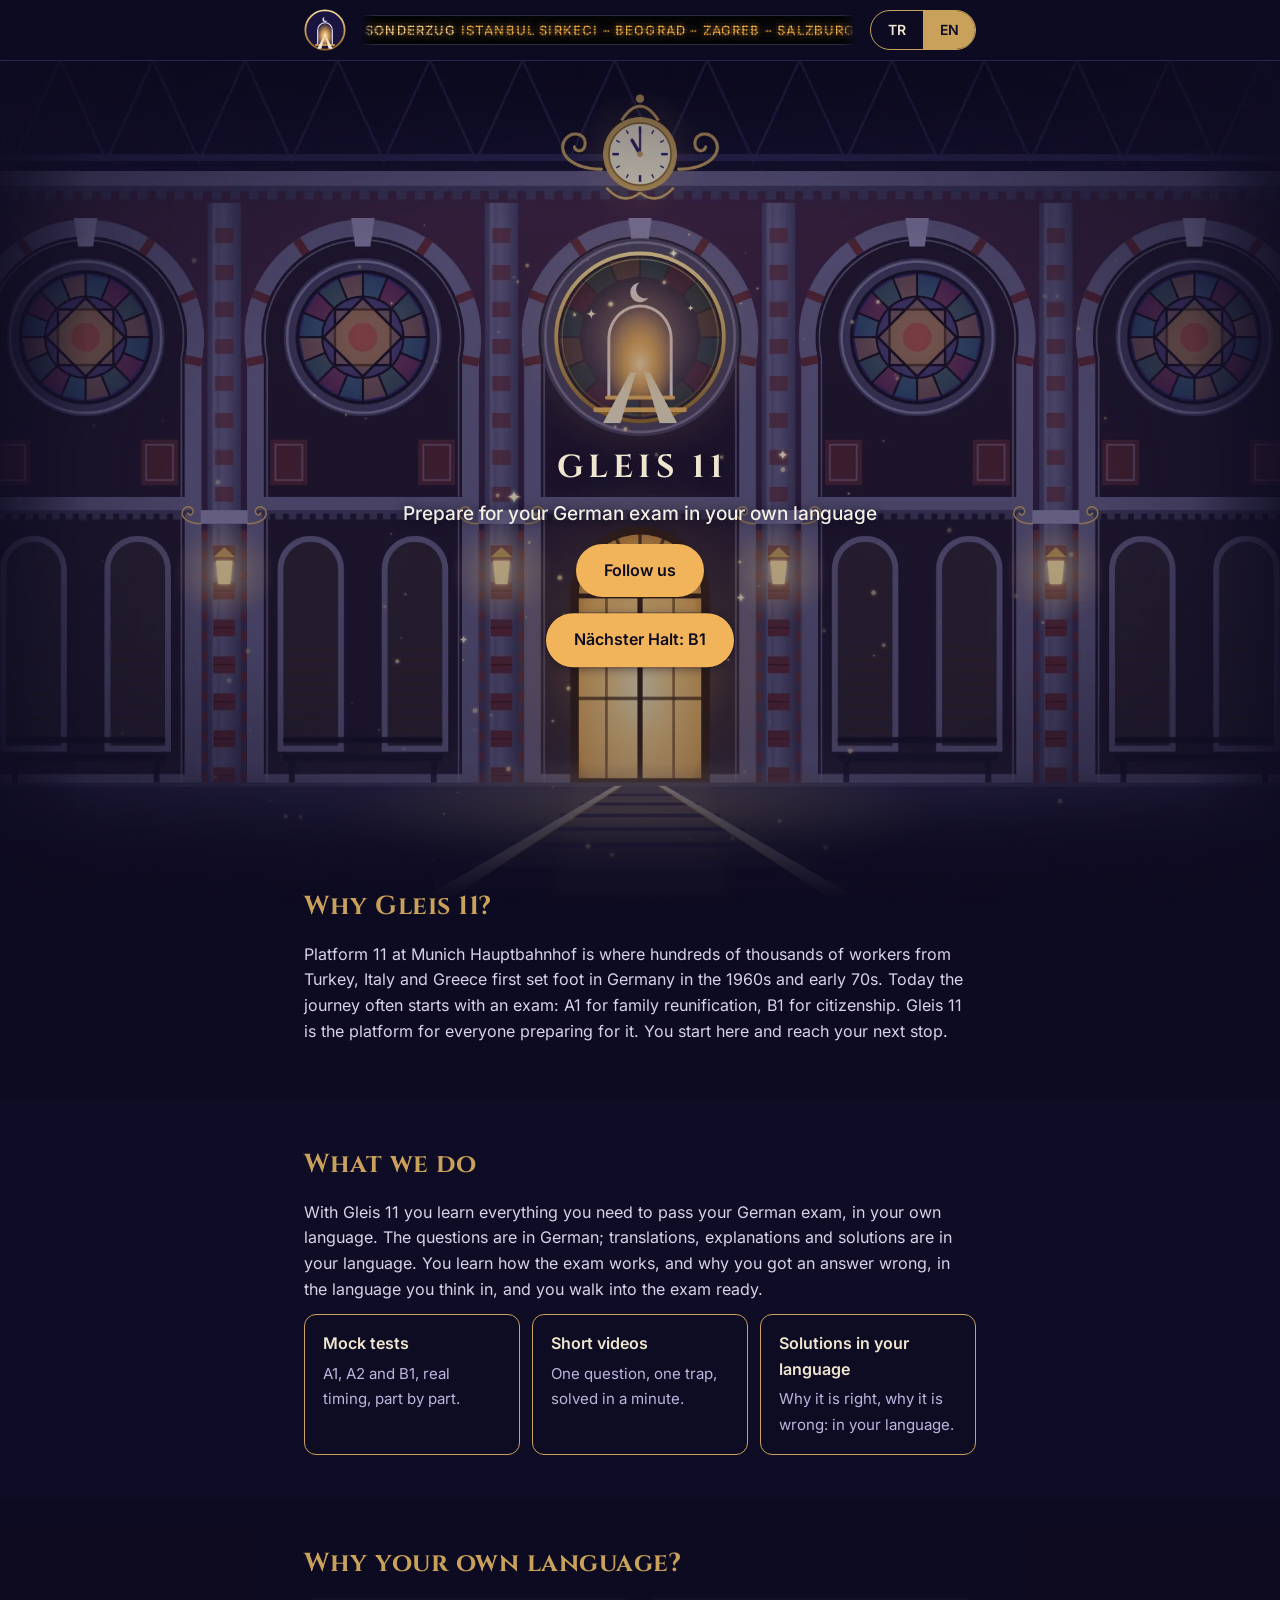
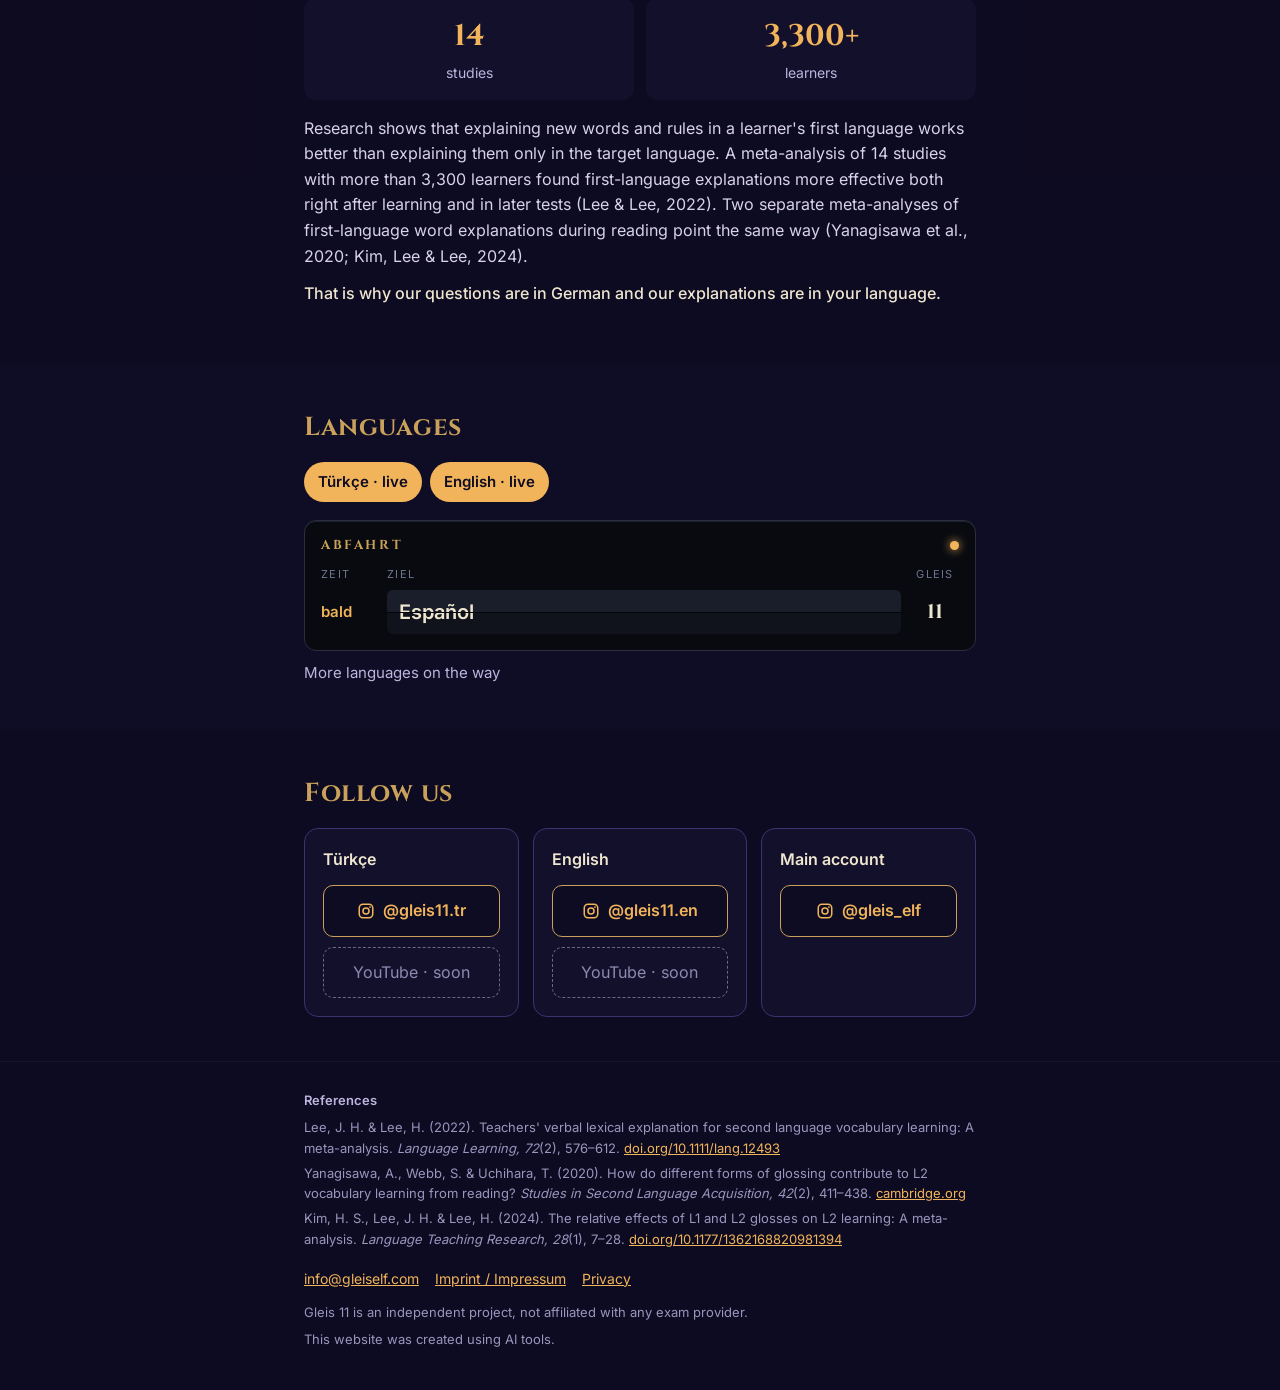
<file: index.html>
<!doctype html>
<html lang="tr" data-lang="tr">
<head>
<meta charset="utf-8">
<meta name="viewport" content="width=device-width, initial-scale=1">
<title>Gleis 11 · Almanca sınavlarına kendi dilinde hazırlan</title>
<meta name="description" content="Almanca sınavını geçmek için deneme soruları ve kısa videolar. Sorular Almanca; çeviriler, açıklamalar ve çözümler senin dilinde. / Mock questions and short videos to pass your German exam, explained in your own language.">
<meta property="og:title" content="Gleis 11 · Nächster Halt: B1">
<meta property="og:description" content="Almanca sınavlarına kendi dilinde hazırlan. · Prepare for your German exam in your own language.">
<meta property="og:image" content="https://gleiself.com/og.png">
<meta property="og:url" content="https://gleiself.com/">
<meta name="theme-color" content="#0E0C22">
<link rel="icon" href="favicon.svg" type="image/svg+xml">
<link rel="stylesheet" href="style.css">
<script>
(function(){
  var l='tr';
  try{
    var q=new URLSearchParams(location.search).get('lang');
    var s=null; try{s=localStorage.getItem('gleis11-lang')}catch(e){}
    if(q==='tr'||q==='en'){l=q}else if(s==='tr'||s==='en'){l=s}else{l=(navigator.language||'').toLowerCase().indexOf('tr')===0?'tr':'en'}
  }catch(e){}
  document.documentElement.setAttribute('data-lang',l);
  document.documentElement.setAttribute('lang',l);
})();
</script>
</head>
<body>
<div class="bgfix" aria-hidden="true"></div>

<header class="bar">
<div class="wrap">
<a class="brand" href="#top" aria-label="Gleis 11">
<svg width="42" height="42" viewBox="8 12 184 184" aria-hidden="true">
<defs>
<linearGradient id="hg" x1="0" y1="0" x2="0" y2="1"><stop offset="0" stop-color="#F3DA98"/><stop offset=".5" stop-color="#C9A15A"/><stop offset="1" stop-color="#8E6421"/></linearGradient>
<radialGradient id="hd" cx="50%" cy="62%" r="60%"><stop offset="0" stop-color="#FFF4DA"/><stop offset=".4" stop-color="#F2B45A" stop-opacity=".85"/><stop offset="1" stop-color="#F2B45A" stop-opacity=".05"/></radialGradient>
<mask id="hc"><rect width="200" height="200" fill="#000"/><circle cx="100" cy="58" r="11" fill="#fff"/><circle cx="105" cy="55" r="10" fill="#000"/></mask>
</defs>
<circle cx="100" cy="104" r="86" fill="#1A1440" stroke="url(#hg)" stroke-width="8"/>
<rect width="200" height="200" fill="#E6E1F5" mask="url(#hc)"/>
<path d="M68 166 L68 106 A32 34 0 0 1 132 106 L132 166" fill="url(#hd)" stroke="#E6E1F5" stroke-width="5"/>
<rect x="56" y="166" width="88" height="7" rx="3" fill="#F2B45A"/>
<polygon points="66,186 84,186 96,140 90,140" fill="#EFE6D0"/>
<polygon points="116,186 134,186 110,140 104,140" fill="#EFE6D0"/>
</svg>
</a>
<a class="ticker" href="#neden" lang="de" aria-label="Sonderzüge nach München Hbf, Gleis 11: Istanbul Sirkeci, Verona, Thessaloníki, Athína, Zagreb, Beograd, Ljubljana">
<span class="tk-track" aria-hidden="true"><span class="tk-run"><span class="tk-i"><b>SONDERZUG</b> ISTANBUL SIRKECI – BEOGRAD – ZAGREB – SALZBURG <i>→</i> MÜNCHEN HBF · GLEIS 11 · AB 1961</span><span class="tk-s">◆</span><span class="tk-i"><b>SONDERZUG</b> VERONA (PUGLIA · SICILIA · SARDEGNA) – BRENNER <i>→</i> MÜNCHEN HBF · GLEIS 11 · AB 1955</span><span class="tk-s">◆</span><span class="tk-i"><b>SONDERZUG</b> THESSALONÍKI (MAKEDONÍA · THRÁKI) <i>→</i> MÜNCHEN HBF · GLEIS 11 · AB 1960</span><span class="tk-s">◆</span><span class="tk-i"><b>SONDERZUG</b> ATHÍNA <i>→</i> MÜNCHEN HBF · GLEIS 11 · AB 1960</span><span class="tk-s">◆</span><span class="tk-i"><b>SONDERZUG</b> ZAGREB <i>→</i> MÜNCHEN HBF · GLEIS 11 · AB 1968</span><span class="tk-s">◆</span><span class="tk-i"><b>SONDERZUG</b> BEOGRAD <i>→</i> MÜNCHEN HBF · GLEIS 11 · AB 1968</span><span class="tk-s">◆</span><span class="tk-i"><b>SONDERZUG</b> LJUBLJANA <i>→</i> MÜNCHEN HBF · GLEIS 11 · AB 1968</span><span class="tk-s">◆</span></span><span class="tk-run"><span class="tk-i"><b>SONDERZUG</b> ISTANBUL SIRKECI – BEOGRAD – ZAGREB – SALZBURG <i>→</i> MÜNCHEN HBF · GLEIS 11 · AB 1961</span><span class="tk-s">◆</span><span class="tk-i"><b>SONDERZUG</b> VERONA (PUGLIA · SICILIA · SARDEGNA) – BRENNER <i>→</i> MÜNCHEN HBF · GLEIS 11 · AB 1955</span><span class="tk-s">◆</span><span class="tk-i"><b>SONDERZUG</b> THESSALONÍKI (MAKEDONÍA · THRÁKI) <i>→</i> MÜNCHEN HBF · GLEIS 11 · AB 1960</span><span class="tk-s">◆</span><span class="tk-i"><b>SONDERZUG</b> ATHÍNA <i>→</i> MÜNCHEN HBF · GLEIS 11 · AB 1960</span><span class="tk-s">◆</span><span class="tk-i"><b>SONDERZUG</b> ZAGREB <i>→</i> MÜNCHEN HBF · GLEIS 11 · AB 1968</span><span class="tk-s">◆</span><span class="tk-i"><b>SONDERZUG</b> BEOGRAD <i>→</i> MÜNCHEN HBF · GLEIS 11 · AB 1968</span><span class="tk-s">◆</span><span class="tk-i"><b>SONDERZUG</b> LJUBLJANA <i>→</i> MÜNCHEN HBF · GLEIS 11 · AB 1968</span><span class="tk-s">◆</span></span></span>
</a>
<div class="lang" role="group" aria-label="Dil / Language">
<button type="button" data-set="tr" aria-pressed="true">TR</button>
<button type="button" data-set="en" aria-pressed="false">EN</button>
</div>
</div>
</header>

<main id="top">

<div class="hero">
<h1>GLEIS 11</h1>
<p class="lead"><span class="tr">Almanca sınavlarına kendi dilinde hazırlan</span><span class="en">Prepare for your German exam in your own language</span></p>
<a class="btn" href="#follow"><span class="tr">Bizi takip et</span><span class="en">Follow us</span></a>
<a class="halt" href="https://www.instagram.com/gleis_elf/" rel="noopener" lang="de" aria-label="Nächster Halt: B1 · Instagram @gleis_elf">Nächster Halt: B1</a>
</div>

<section id="neden">
<div class="wrap">
<h2><span class="tr">Neden <span lang="de">Gleis</span> 11?</span><span class="en">Why Gleis 11?</span></h2>
<p class="tr">Münih Hauptbahnhof'taki 11. peron, 1960'larda ve 70'lerin başında Türkiye'den, İtalya'dan ve Yunanistan'dan gelen yüz binlerce işçinin Almanya'ya ilk adım attığı yerdi. Bugün bu yolculuk çoğu zaman bir sınavla başlıyor: aile birleşimi için A1, vatandaşlık için B1. Gleis 11 bu sınava hazırlananların peronu. Buradan yola çıkıyor, bir sonraki durağına varıyorsun.</p>
<p class="en">Platform 11 at Munich Hauptbahnhof is where hundreds of thousands of workers from Turkey, Italy and Greece first set foot in Germany in the 1960s and early 70s. Today the journey often starts with an exam: A1 for family reunification, B1 for citizenship. Gleis 11 is the platform for everyone preparing for it. You start here and reach your next stop.</p>
</div>
</section>

<section class="alt">
<div class="wrap">
<h2><span class="tr">Ne yapıyoruz?</span><span class="en">What we do</span></h2>
<p class="tr">Gleis 11 ile çalışan, Almanca sınavını geçmek için gereken her şeyi kendi dilinde öğrenir. Sorular Almanca; çeviriler, açıklamalar ve çözümler senin dilinde. Böylece sınavın nasıl işlediğini de, nerede neden hata yaptığını da kendi dilinde anlıyor ve sınava hazır giriyorsun.</p>
<p class="en">With Gleis 11 you learn everything you need to pass your German exam, in your own language. The questions are in German; translations, explanations and solutions are in your language. You learn how the exam works, and why you got an answer wrong, in the language you think in, and you walk into the exam ready.</p>
<div class="cards">
<div class="card"><b class="tr">Deneme sınavları</b><b class="en">Mock tests</b><span class="tr">A1, A2 ve B1, gerçek süreyle, Teil Teil.</span><span class="en">A1, A2 and B1, real timing, part by part.</span></div>
<div class="card"><b class="tr">Kısa videolar</b><b class="en">Short videos</b><span class="tr">Tek soru, tek tuzak, bir dakikada çözüm.</span><span class="en">One question, one trap, solved in a minute.</span></div>
<div class="card"><b class="tr">Kendi dilinde çözüm</b><b class="en">Solutions in your language</b><span class="tr">Neden doğru, neden yanlış: senin dilinde.</span><span class="en">Why it is right, why it is wrong: in your language.</span></div>
</div>
</div>
</section>

<section>
<div class="wrap">
<h2><span class="tr">Neden kendi dilinde?</span><span class="en">Why your own language?</span></h2>
<div class="stats">
<div class="stat"><b>14</b><span class="tr">çalışma</span><span class="en">studies</span></div>
<div class="stat"><b><span class="tr">3.300+</span><span class="en">3,300+</span></b><span class="tr">öğrenci</span><span class="en">learners</span></div>
</div>
<p class="tr">Araştırmalar, yeni kelimelerin ve kuralların öğrencinin ana dilinde açıklanmasının, yalnızca hedef dilde açıklanmasından daha etkili olduğunu gösteriyor. 14 çalışmayı ve 3.300'den fazla öğrenciyi kapsayan bir meta-analizde, ana dildeki açıklamalar hem hemen ardından hem de bir süre sonra yapılan testlerde daha iyi sonuç verdi (Lee &amp; Lee, 2022). Okurken ana dilde verilen kelime açıklamalarını inceleyen iki ayrı meta-analiz de aynı yönde sonuç buldu (Yanagisawa ve ark., 2020; Kim, Lee &amp; Lee, 2024).</p>
<p class="en">Research shows that explaining new words and rules in a learner's first language works better than explaining them only in the target language. A meta-analysis of 14 studies with more than 3,300 learners found first-language explanations more effective both right after learning and in later tests (Lee &amp; Lee, 2022). Two separate meta-analyses of first-language word explanations during reading point the same way (Yanagisawa et al., 2020; Kim, Lee &amp; Lee, 2024).</p>
<p style="color:var(--parch);font-weight:500"><span class="tr">Bu yüzden sorularımız Almanca, açıklamalarımız senin dilinde.</span><span class="en">That is why our questions are in German and our explanations are in your language.</span></p>
</div>
</section>

<section class="alt">
<div class="wrap">
<h2><span class="tr">Diller</span><span class="en">Languages</span></h2>
<div class="chips">
<span class="chip">Türkçe · <span class="tr">yayında</span><span class="en">live</span></span>
<span class="chip">English · <span class="tr">yayında</span><span class="en">live</span></span>
</div>
<div class="board" lang="de">
<div class="board-head"><span>Abfahrt</span><span class="lampdot" aria-hidden="true"></span></div>
<div class="board-cols" aria-hidden="true"><span>Zeit</span><span>Ziel</span><span>Gleis</span></div>
<div class="board-row" aria-hidden="true"><span class="when">bald</span><span class="flap"><span class="word">Español</span></span><span class="gl">11</span></div>
<p class="sr"><span class="tr" lang="tr">Yakında gelecek diller:</span><span class="en" lang="en">Languages coming soon:</span> Español, Ελληνικά, العربية, Русский, Українська, Português, Kurdî, हिन्दी, 中文, 日本語, 한국어, ไทย</p>
</div>
<p class="board-cap"><span class="tr">Diğer diller yolda</span><span class="en">More languages on the way</span></p>
</div>
</section>

<section id="follow">
<div class="wrap">
<h2><span class="tr">Bizi takip et</span><span class="en">Follow us</span></h2>
<div class="follow">
<div class="fcard"><b>Türkçe</b><div class="row"><a href="https://www.instagram.com/gleis11.tr/" rel="noopener" aria-label="Instagram @gleis11.tr"><svg class="ig" viewBox="0 0 24 24" width="18" height="18" aria-hidden="true"><rect x="3" y="3" width="18" height="18" rx="5" fill="none" stroke="currentColor" stroke-width="2"/><circle cx="12" cy="12" r="4" fill="none" stroke="currentColor" stroke-width="2"/><circle cx="17.3" cy="6.7" r="1.2" fill="currentColor"/></svg>@gleis11.tr</a><span class="off">YouTube&nbsp;·&nbsp;<span class="tr">yakında</span><span class="en">soon</span></span></div></div>
<div class="fcard"><b>English</b><div class="row"><a href="https://www.instagram.com/gleis11.en/" rel="noopener" aria-label="Instagram @gleis11.en"><svg class="ig" viewBox="0 0 24 24" width="18" height="18" aria-hidden="true"><rect x="3" y="3" width="18" height="18" rx="5" fill="none" stroke="currentColor" stroke-width="2"/><circle cx="12" cy="12" r="4" fill="none" stroke="currentColor" stroke-width="2"/><circle cx="17.3" cy="6.7" r="1.2" fill="currentColor"/></svg>@gleis11.en</a><span class="off">YouTube&nbsp;·&nbsp;<span class="tr">yakında</span><span class="en">soon</span></span></div></div>
<div class="fcard"><b><span class="tr">Ana hesap</span><span class="en">Main account</span></b><div class="row"><a href="https://www.instagram.com/gleis_elf/" rel="noopener" aria-label="Instagram @gleis_elf"><svg class="ig" viewBox="0 0 24 24" width="18" height="18" aria-hidden="true"><rect x="3" y="3" width="18" height="18" rx="5" fill="none" stroke="currentColor" stroke-width="2"/><circle cx="12" cy="12" r="4" fill="none" stroke="currentColor" stroke-width="2"/><circle cx="17.3" cy="6.7" r="1.2" fill="currentColor"/></svg>@gleis_elf</a></div></div>
</div>
</div>
</section>

</main>

<footer>
<div class="wrap">
<div class="refs">
<b><span class="tr">Kaynaklar</span><span class="en">References</span></b>
<div>Lee, J. H. &amp; Lee, H. (2022). Teachers' verbal lexical explanation for second language vocabulary learning: A meta-analysis. <i>Language Learning, 72</i>(2), 576–612. <a href="https://doi.org/10.1111/lang.12493" rel="noopener">doi.org/10.1111/lang.12493</a></div>
<div>Yanagisawa, A., Webb, S. &amp; Uchihara, T. (2020). How do different forms of glossing contribute to L2 vocabulary learning from reading? <i>Studies in Second Language Acquisition, 42</i>(2), 411–438. <a href="https://www.cambridge.org/core/journals/studies-in-second-language-acquisition/article/how-do-different-forms-of-glossing-contribute-to-l2-vocabulary-learning-from-reading/38124150D59DF3039EE1FF5AE88FE922" rel="noopener">cambridge.org</a></div>
<div>Kim, H. S., Lee, J. H. &amp; Lee, H. (2024). The relative effects of L1 and L2 glosses on L2 learning: A meta-analysis. <i>Language Teaching Research, 28</i>(1), 7–28. <a href="https://doi.org/10.1177/1362168820981394" rel="noopener">doi.org/10.1177/1362168820981394</a></div>
</div>
<div class="links">
<a href="mailto:info@gleiself.com">info@gleiself.com</a>
<a href="impressum.html"><span class="tr">Künye / Impressum</span><span class="en">Imprint / Impressum</span></a>
<a href="impressum.html#gizlilik"><span class="tr">Gizlilik</span><span class="en">Privacy</span></a>
</div>
<div class="tr">Gleis 11 bağımsız bir projedir; hiçbir sınav kurumuyla bağlantısı yoktur.</div>
<div class="en">Gleis 11 is an independent project, not affiliated with any exam provider.</div>
<div class="tr ai">Bu site yapay zekâ araçları kullanılarak oluşturuldu.</div>
<div class="en ai">This website was created using AI tools.</div>
</div>
</footer>

<script>
(function(){
  var btns=document.querySelectorAll('.lang button');
  function set(l){
    document.documentElement.setAttribute('data-lang',l);
    document.documentElement.setAttribute('lang',l);
    for(var i=0;i<btns.length;i++){btns[i].setAttribute('aria-pressed',btns[i].getAttribute('data-set')===l?'true':'false')}
    try{localStorage.setItem('gleis11-lang',l)}catch(e){}
  }
  for(var i=0;i<btns.length;i++){btns[i].addEventListener('click',function(){set(this.getAttribute('data-set'))})}
  set(document.documentElement.getAttribute('data-lang'));
})();
(function(){
  /* "Nächster Halt" sits a fixed 16px under the Follow button on every screen */
  var b=document.querySelector('.hero .btn'), h=document.querySelector('.hero .halt'), hero=document.querySelector('.hero');
  if(!b||!h||!hero)return;
  function fit(){
    h.style.top=''; hero.style.minHeight='';
    var br=b.getBoundingClientRect(), hr=h.getBoundingClientRect(), top=hero.getBoundingClientRect().top, gap=16;
    h.style.top=(br.bottom+gap-top+hr.height/2)+'px'; hr=h.getBoundingClientRect();
    var need=hr.bottom-top+28; if(hero.offsetHeight<need)hero.style.minHeight=need+'px';
  }
  fit();
  window.addEventListener('resize',fit);
  var lb=document.querySelectorAll('.lang button');for(var i=0;i<lb.length;i++)lb[i].addEventListener('click',fit);
  try{document.fonts.ready.then(fit)}catch(e){}
})();
(function(){
  var langs=['Español','Ελληνικά','العربية','Русский','Українська','Português','Kurdî','हिन्दी','中文','日本語','한국어','ไทย'];
  var w=document.querySelector('.flap .word'); if(!w)return;
  var calm=false; try{calm=window.matchMedia('(prefers-reduced-motion: reduce)').matches}catch(e){}
  var i=0;
  setInterval(function(){
    i=(i+1)%langs.length;
    if(calm){w.textContent=langs[i];return}
    w.classList.add('out');
    setTimeout(function(){w.textContent=langs[i];w.classList.remove('out');w.classList.add('in');
      setTimeout(function(){w.classList.remove('in')},180)},180);
  },2200);
})();
</script>
</body>
</html>
</file>
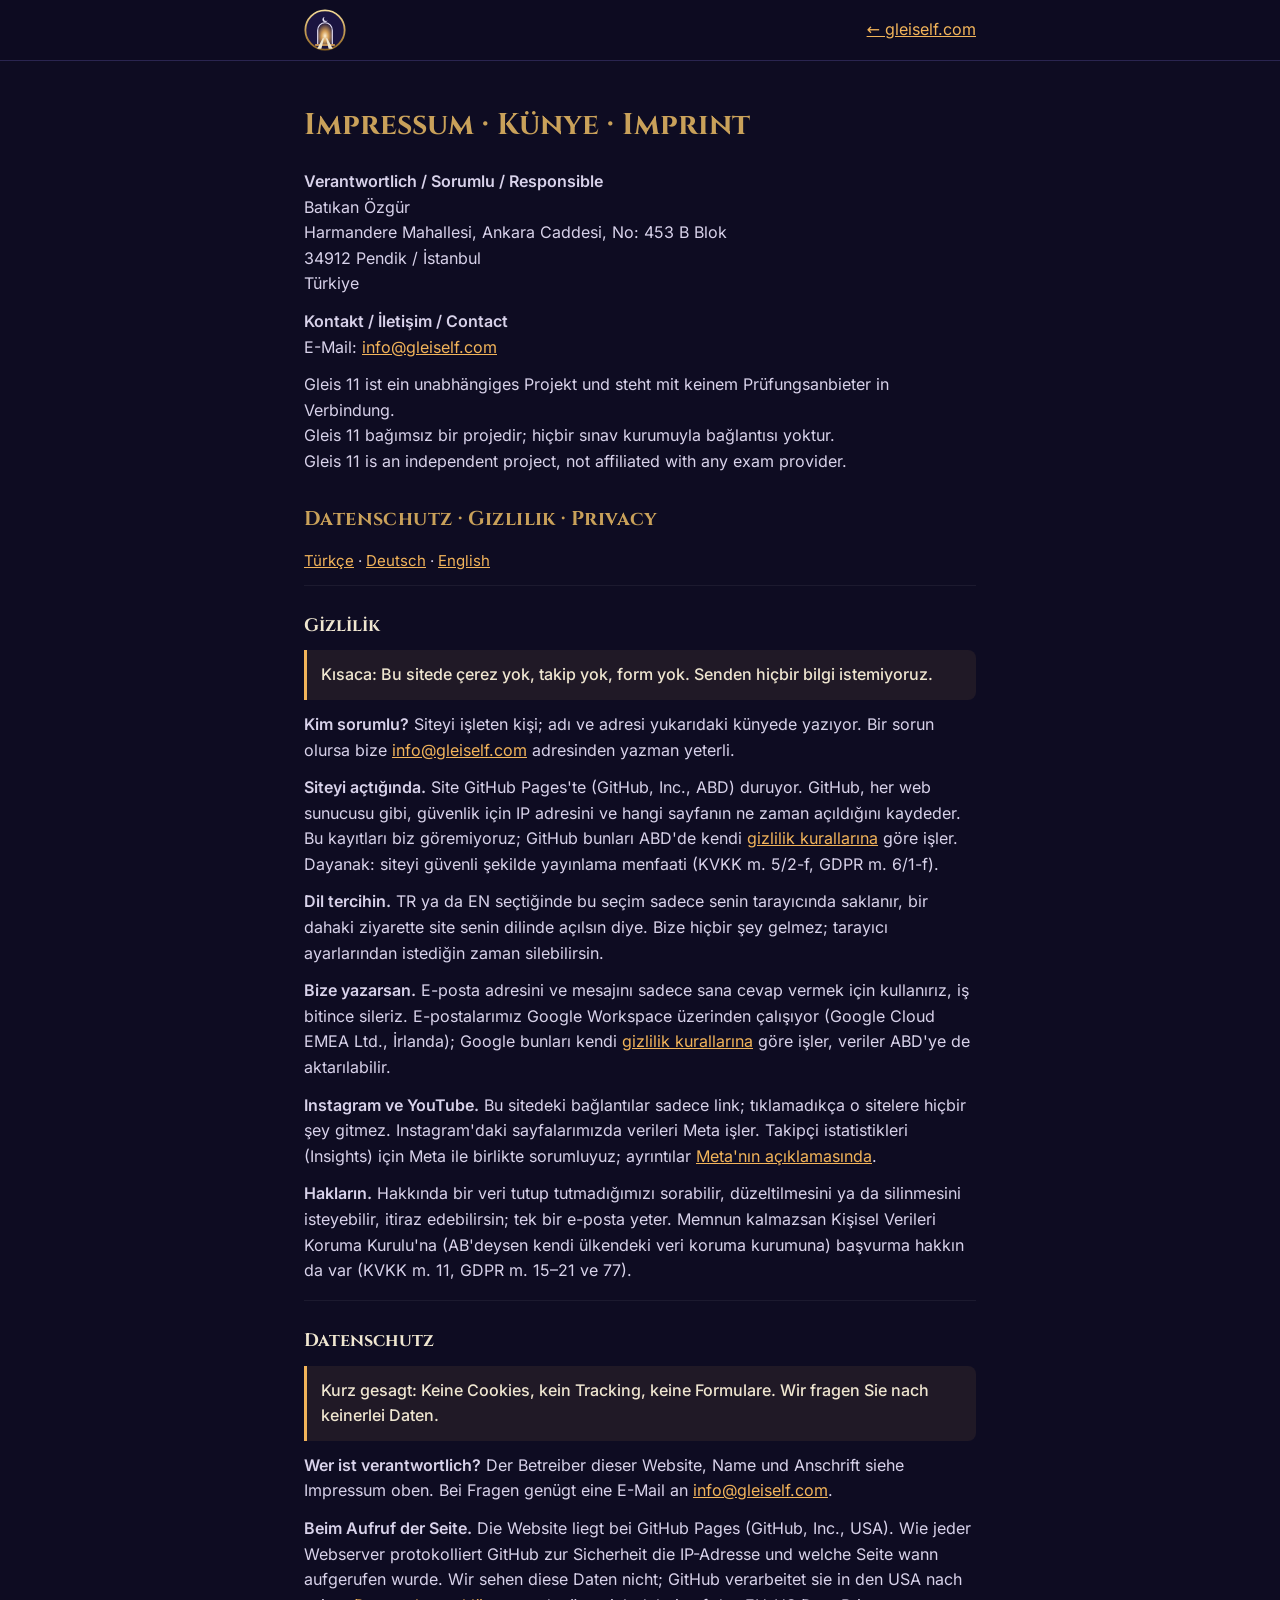
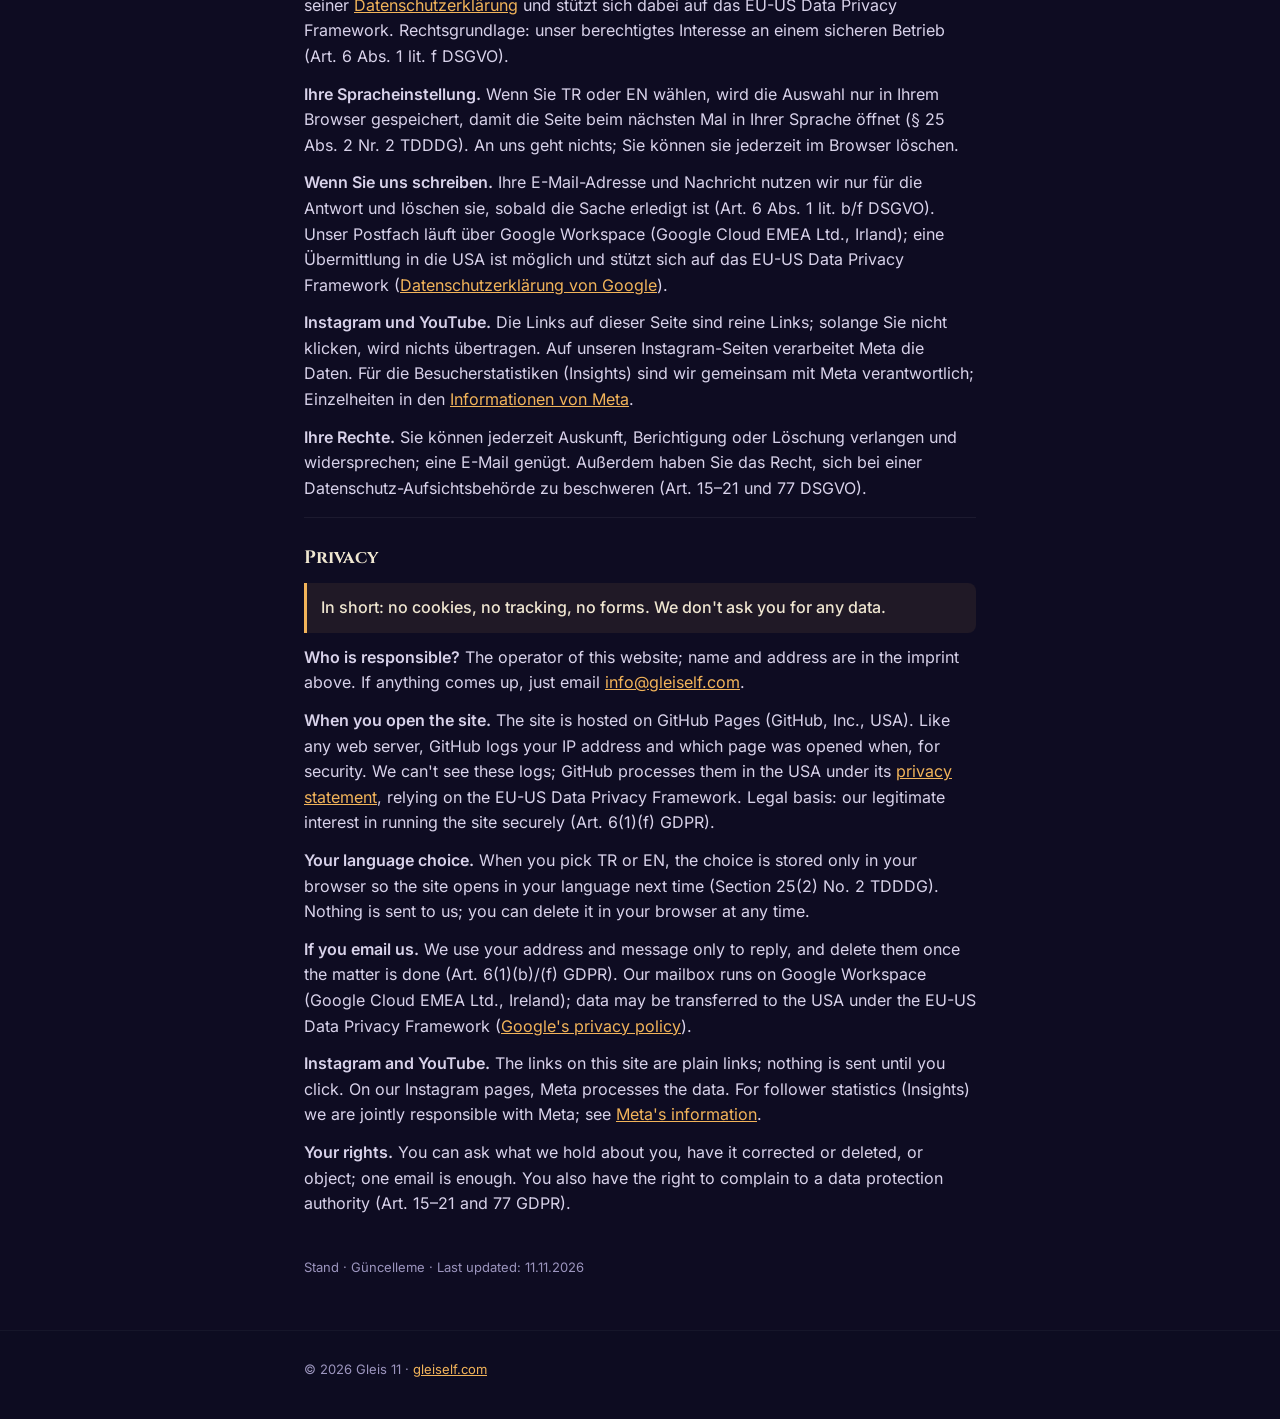
<file: impressum.html>
<!doctype html>
<html lang="de">
<head>
<meta charset="utf-8">
<meta name="viewport" content="width=device-width, initial-scale=1">
<title>Impressum · Künye · Gleis 11</title>
<meta name="robots" content="noindex">
<link rel="icon" href="favicon.svg" type="image/svg+xml">
<link rel="stylesheet" href="style.css">
</head>
<body class="legal">
<header class="bar">
<div class="wrap">
<a class="brand" href="index.html" aria-label="Gleis 11">
<svg width="42" height="42" viewBox="8 12 184 184" aria-hidden="true">
<defs>
<linearGradient id="hg" x1="0" y1="0" x2="0" y2="1"><stop offset="0" stop-color="#F3DA98"/><stop offset=".5" stop-color="#C9A15A"/><stop offset="1" stop-color="#8E6421"/></linearGradient>
<radialGradient id="hd" cx="50%" cy="62%" r="60%"><stop offset="0" stop-color="#FFF4DA"/><stop offset=".4" stop-color="#F2B45A" stop-opacity=".85"/><stop offset="1" stop-color="#F2B45A" stop-opacity=".05"/></radialGradient>
<mask id="hc"><rect width="200" height="200" fill="#000"/><circle cx="100" cy="58" r="11" fill="#fff"/><circle cx="105" cy="55" r="10" fill="#000"/></mask>
</defs>
<circle cx="100" cy="104" r="86" fill="#1A1440" stroke="url(#hg)" stroke-width="8"/>
<rect width="200" height="200" fill="#E6E1F5" mask="url(#hc)"/>
<path d="M68 166 L68 106 A32 34 0 0 1 132 106 L132 166" fill="url(#hd)" stroke="#E6E1F5" stroke-width="5"/>
<rect x="56" y="166" width="88" height="7" rx="3" fill="#F2B45A"/>
<polygon points="66,186 84,186 96,140 90,140" fill="#EFE6D0"/>
<polygon points="116,186 134,186 110,140 104,140" fill="#EFE6D0"/>
</svg>
</a>
<a href="index.html">← gleiself.com</a>
</div>
</header>
<main class="wrap">
<h1>Impressum · Künye · Imprint</h1>

<p><b>Verantwortlich / Sorumlu / Responsible</b><br>
Batıkan Özgür<br>
Harmandere Mahallesi, Ankara Caddesi, No: 453 B Blok<br>
34912 Pendik / İstanbul<br>
Türkiye</p>

<p><b>Kontakt / İletişim / Contact</b><br>
E-Mail: <a href="mailto:info@gleiself.com">info@gleiself.com</a></p>

<p>Gleis 11 ist ein unabhängiges Projekt und steht mit keinem Prüfungsanbieter in Verbindung.<br>
Gleis 11 bağımsız bir projedir; hiçbir sınav kurumuyla bağlantısı yoktur.<br>
Gleis 11 is an independent project, not affiliated with any exam provider.</p>

<h2 id="gizlilik">Datenschutz · Gizlilik · Privacy</h2>
<p class="langnav"><a href="#tr">Türkçe</a> · <a href="#de">Deutsch</a> · <a href="#en">English</a></p>

<section id="tr" lang="tr">
<h3>Gizlilik</h3>
<p class="tldr">Kısaca: Bu sitede çerez yok, takip yok, form yok. Senden hiçbir bilgi istemiyoruz.</p>
<p><b>Kim sorumlu?</b> Siteyi işleten kişi; adı ve adresi yukarıdaki künyede yazıyor. Bir sorun olursa bize <a href="mailto:info@gleiself.com">info@gleiself.com</a> adresinden yazman yeterli.</p>
<p><b>Siteyi açtığında.</b> Site GitHub Pages'te (GitHub, Inc., ABD) duruyor. GitHub, her web sunucusu gibi, güvenlik için IP adresini ve hangi sayfanın ne zaman açıldığını kaydeder. Bu kayıtları biz göremiyoruz; GitHub bunları ABD'de kendi <a href="https://docs.github.com/tr/site-policy/privacy-policies/github-general-privacy-statement" rel="noopener">gizlilik kurallarına</a> göre işler. Dayanak: siteyi güvenli şekilde yayınlama menfaati (KVKK m. 5/2-f, GDPR m. 6/1-f).</p>
<p><b>Dil tercihin.</b> TR ya da EN seçtiğinde bu seçim sadece senin tarayıcında saklanır, bir dahaki ziyarette site senin dilinde açılsın diye. Bize hiçbir şey gelmez; tarayıcı ayarlarından istediğin zaman silebilirsin.</p>
<p><b>Bize yazarsan.</b> E-posta adresini ve mesajını sadece sana cevap vermek için kullanırız, iş bitince sileriz. E-postalarımız Google Workspace üzerinden çalışıyor (Google Cloud EMEA Ltd., İrlanda); Google bunları kendi <a href="https://policies.google.com/privacy?hl=tr" rel="noopener">gizlilik kurallarına</a> göre işler, veriler ABD'ye de aktarılabilir.</p>
<p><b>Instagram ve YouTube.</b> Bu sitedeki bağlantılar sadece link; tıklamadıkça o sitelere hiçbir şey gitmez. Instagram'daki sayfalarımızda verileri Meta işler. Takipçi istatistikleri (Insights) için Meta ile birlikte sorumluyuz; ayrıntılar <a href="https://www.facebook.com/legal/terms/information_about_page_insights_data" rel="noopener">Meta'nın açıklamasında</a>.</p>
<p><b>Hakların.</b> Hakkında bir veri tutup tutmadığımızı sorabilir, düzeltilmesini ya da silinmesini isteyebilir, itiraz edebilirsin; tek bir e-posta yeter. Memnun kalmazsan Kişisel Verileri Koruma Kurulu'na (AB'deysen kendi ülkendeki veri koruma kurumuna) başvurma hakkın da var (KVKK m. 11, GDPR m. 15–21 ve 77).</p>
</section>

<section id="de" lang="de">
<h3>Datenschutz</h3>
<p class="tldr">Kurz gesagt: Keine Cookies, kein Tracking, keine Formulare. Wir fragen Sie nach keinerlei Daten.</p>
<p><b>Wer ist verantwortlich?</b> Der Betreiber dieser Website, Name und Anschrift siehe Impressum oben. Bei Fragen genügt eine E-Mail an <a href="mailto:info@gleiself.com">info@gleiself.com</a>.</p>
<p><b>Beim Aufruf der Seite.</b> Die Website liegt bei GitHub Pages (GitHub, Inc., USA). Wie jeder Webserver protokolliert GitHub zur Sicherheit die IP-Adresse und welche Seite wann aufgerufen wurde. Wir sehen diese Daten nicht; GitHub verarbeitet sie in den USA nach seiner <a href="https://docs.github.com/de/site-policy/privacy-policies/github-general-privacy-statement" rel="noopener">Datenschutzerklärung</a> und stützt sich dabei auf das EU-US Data Privacy Framework. Rechtsgrundlage: unser berechtigtes Interesse an einem sicheren Betrieb (Art. 6 Abs. 1 lit. f DSGVO).</p>
<p><b>Ihre Spracheinstellung.</b> Wenn Sie TR oder EN wählen, wird die Auswahl nur in Ihrem Browser gespeichert, damit die Seite beim nächsten Mal in Ihrer Sprache öffnet (§ 25 Abs. 2 Nr. 2 TDDDG). An uns geht nichts; Sie können sie jederzeit im Browser löschen.</p>
<p><b>Wenn Sie uns schreiben.</b> Ihre E-Mail-Adresse und Nachricht nutzen wir nur für die Antwort und löschen sie, sobald die Sache erledigt ist (Art. 6 Abs. 1 lit. b/f DSGVO). Unser Postfach läuft über Google Workspace (Google Cloud EMEA Ltd., Irland); eine Übermittlung in die USA ist möglich und stützt sich auf das EU-US Data Privacy Framework (<a href="https://policies.google.com/privacy?hl=de" rel="noopener">Datenschutzerklärung von Google</a>).</p>
<p><b>Instagram und YouTube.</b> Die Links auf dieser Seite sind reine Links; solange Sie nicht klicken, wird nichts übertragen. Auf unseren Instagram-Seiten verarbeitet Meta die Daten. Für die Besucherstatistiken (Insights) sind wir gemeinsam mit Meta verantwortlich; Einzelheiten in den <a href="https://www.facebook.com/legal/terms/information_about_page_insights_data" rel="noopener">Informationen von Meta</a>.</p>
<p><b>Ihre Rechte.</b> Sie können jederzeit Auskunft, Berichtigung oder Löschung verlangen und widersprechen; eine E-Mail genügt. Außerdem haben Sie das Recht, sich bei einer Datenschutz-Aufsichtsbehörde zu beschweren (Art. 15–21 und 77 DSGVO).</p>
</section>

<section id="en" lang="en">
<h3>Privacy</h3>
<p class="tldr">In short: no cookies, no tracking, no forms. We don't ask you for any data.</p>
<p><b>Who is responsible?</b> The operator of this website; name and address are in the imprint above. If anything comes up, just email <a href="mailto:info@gleiself.com">info@gleiself.com</a>.</p>
<p><b>When you open the site.</b> The site is hosted on GitHub Pages (GitHub, Inc., USA). Like any web server, GitHub logs your IP address and which page was opened when, for security. We can't see these logs; GitHub processes them in the USA under its <a href="https://docs.github.com/en/site-policy/privacy-policies/github-general-privacy-statement" rel="noopener">privacy statement</a>, relying on the EU-US Data Privacy Framework. Legal basis: our legitimate interest in running the site securely (Art. 6(1)(f) GDPR).</p>
<p><b>Your language choice.</b> When you pick TR or EN, the choice is stored only in your browser so the site opens in your language next time (Section 25(2) No. 2 TDDDG). Nothing is sent to us; you can delete it in your browser at any time.</p>
<p><b>If you email us.</b> We use your address and message only to reply, and delete them once the matter is done (Art. 6(1)(b)/(f) GDPR). Our mailbox runs on Google Workspace (Google Cloud EMEA Ltd., Ireland); data may be transferred to the USA under the EU-US Data Privacy Framework (<a href="https://policies.google.com/privacy?hl=en" rel="noopener">Google's privacy policy</a>).</p>
<p><b>Instagram and YouTube.</b> The links on this site are plain links; nothing is sent until you click. On our Instagram pages, Meta processes the data. For follower statistics (Insights) we are jointly responsible with Meta; see <a href="https://www.facebook.com/legal/terms/information_about_page_insights_data" rel="noopener">Meta's information</a>.</p>
<p><b>Your rights.</b> You can ask what we hold about you, have it corrected or deleted, or object; one email is enough. You also have the right to complain to a data protection authority (Art. 15–21 and 77 GDPR).</p>
</section>

<p class="stand">Stand · Güncelleme · Last updated: 11.11.2026</p>
</main>
<footer><div class="wrap">© 2026 Gleis 11 · <a href="index.html">gleiself.com</a></div></footer>
</body>
</html>
</file>
<file: style.css>
@font-face{font-family:'Cinzel';font-style:normal;font-weight:700;font-display:swap;src:url(fonts/cinzel-latin-700-normal.woff2) format('woff2');unicode-range:U+0000-00FF,U+0131,U+0152-0153,U+02BB-02BC,U+02C6,U+02DA,U+02DC,U+0304,U+0308,U+0329,U+2000-206F,U+20AC,U+2122,U+2191,U+2193,U+2212,U+2215,U+FEFF,U+FFFD}
@font-face{font-family:'Cinzel';font-style:normal;font-weight:700;font-display:swap;src:url(fonts/cinzel-latin-ext-700-normal.woff2) format('woff2');unicode-range:U+0100-02BA,U+02BD-02C5,U+02C7-02CC,U+02CE-02D7,U+02DD-02FF,U+0304,U+0308,U+0329,U+1D00-1DBF,U+1E00-1E9F,U+1EF2-1EFF,U+2020,U+20A0-20AB,U+20AD-20C0,U+2113,U+2C60-2C7F,U+A720-A7FF}
@font-face{font-family:'Inter';font-style:normal;font-weight:400;font-display:swap;src:url(fonts/inter-latin-400-normal.woff2) format('woff2');unicode-range:U+0000-00FF,U+0131,U+0152-0153,U+02BB-02BC,U+02C6,U+02DA,U+02DC,U+0304,U+0308,U+0329,U+2000-206F,U+20AC,U+2122,U+2191,U+2193,U+2212,U+2215,U+FEFF,U+FFFD}
@font-face{font-family:'Inter';font-style:normal;font-weight:400;font-display:swap;src:url(fonts/inter-latin-ext-400-normal.woff2) format('woff2');unicode-range:U+0100-02BA,U+02BD-02C5,U+02C7-02CC,U+02CE-02D7,U+02DD-02FF,U+0304,U+0308,U+0329,U+1D00-1DBF,U+1E00-1E9F,U+1EF2-1EFF,U+2020,U+20A0-20AB,U+20AD-20C0,U+2113,U+2C60-2C7F,U+A720-A7FF}
@font-face{font-family:'Inter';font-style:normal;font-weight:500;font-display:swap;src:url(fonts/inter-latin-500-normal.woff2) format('woff2');unicode-range:U+0000-00FF,U+0131,U+0152-0153,U+02BB-02BC,U+02C6,U+02DA,U+02DC,U+0304,U+0308,U+0329,U+2000-206F,U+20AC,U+2122,U+2191,U+2193,U+2212,U+2215,U+FEFF,U+FFFD}
@font-face{font-family:'Inter';font-style:normal;font-weight:500;font-display:swap;src:url(fonts/inter-latin-ext-500-normal.woff2) format('woff2');unicode-range:U+0100-02BA,U+02BD-02C5,U+02C7-02CC,U+02CE-02D7,U+02DD-02FF,U+0304,U+0308,U+0329,U+1D00-1DBF,U+1E00-1E9F,U+1EF2-1EFF,U+2020,U+20A0-20AB,U+20AD-20C0,U+2113,U+2C60-2C7F,U+A720-A7FF}
@font-face{font-family:'Inter';font-style:normal;font-weight:600;font-display:swap;src:url(fonts/inter-latin-600-normal.woff2) format('woff2');unicode-range:U+0000-00FF,U+0131,U+0152-0153,U+02BB-02BC,U+02C6,U+02DA,U+02DC,U+0304,U+0308,U+0329,U+2000-206F,U+20AC,U+2122,U+2191,U+2193,U+2212,U+2215,U+FEFF,U+FFFD}
@font-face{font-family:'Inter';font-style:normal;font-weight:600;font-display:swap;src:url(fonts/inter-latin-ext-600-normal.woff2) format('woff2');unicode-range:U+0100-02BA,U+02BD-02C5,U+02C7-02CC,U+02CE-02D7,U+02DD-02FF,U+0304,U+0308,U+0329,U+1D00-1DBF,U+1E00-1E9F,U+1EF2-1EFF,U+2020,U+20A0-20AB,U+20AD-20C0,U+2113,U+2C60-2C7F,U+A720-A7FF}
@font-face{font-family:'Cormorant Garamond';font-style:italic;font-weight:500;font-display:swap;src:url(fonts/cormorant-garamond-latin-500-italic.woff2) format('woff2');unicode-range:U+0000-00FF,U+0131,U+0152-0153,U+02BB-02BC,U+02C6,U+02DA,U+02DC,U+0304,U+0308,U+0329,U+2000-206F,U+20AC,U+2122,U+2191,U+2193,U+2212,U+2215,U+FEFF,U+FFFD}
@font-face{font-family:'Cormorant Garamond';font-style:italic;font-weight:500;font-display:swap;src:url(fonts/cormorant-garamond-latin-ext-500-italic.woff2) format('woff2');unicode-range:U+0100-02BA,U+02BD-02C5,U+02C7-02CC,U+02CE-02D7,U+02DD-02FF,U+0304,U+0308,U+0329,U+1D00-1DBF,U+1E00-1E9F,U+1EF2-1EFF,U+2020,U+20A0-20AB,U+20AD-20C0,U+2113,U+2C60-2C7F,U+A720-A7FF}
:root{--ground:#0E0C22;--dusk:#2B2260;--panel:#13102C;--line:#2A2550;--lamp:#F2B45A;--gilt:#C9A15A;--parch:#EFE6D0;--text:#D8D2EA;--muted:#BDB5DE;--faint:#9C95BE}
*{box-sizing:border-box}
html{scroll-behavior:smooth}
body{margin:0;background:var(--ground);color:var(--text);font-family:'Inter',system-ui,sans-serif;font-size:16px;line-height:1.6}
a{color:var(--lamp)}a:hover{color:#FFD58A}
.wrap{max-width:720px;margin:0 auto;padding:0 24px}
header.bar{position:sticky;top:0;z-index:5;background:rgba(14,12,34,.92);backdrop-filter:blur(6px);border-bottom:1px solid var(--line)}
header.bar .wrap{display:flex;align-items:center;justify-content:space-between;height:60px}
.brand{display:flex;align-items:center;gap:10px;text-decoration:none;color:var(--parch);font-family:'Cinzel',serif;font-weight:700;letter-spacing:3px}
.lang{display:flex;border:1px solid var(--gilt);border-radius:999px;overflow:hidden}
.lang button{all:unset;cursor:pointer;padding:8px 14px;font-size:14px;font-weight:600;color:var(--parch);min-width:24px;text-align:center}
.lang button[aria-pressed="true"]{background:var(--gilt);color:var(--ground)}
.lang button:focus-visible{outline:2px solid var(--lamp);outline-offset:-2px}
.hero{position:relative;text-align:center;padding:48px 0 56px;background:radial-gradient(ellipse at 50% 30%,var(--dusk) 0%,var(--ground) 70%);overflow:hidden}
.hero .stars{position:absolute;inset:0;width:100%;height:100%;pointer-events:none}
.hero h1{position:relative;margin:18px 0 6px;font-family:'Cinzel',serif;font-weight:700;font-size:clamp(40px,9vw,64px);letter-spacing:.18em;color:var(--parch)}
.hero .lead{position:relative;margin:0 auto 6px;padding:0 24px;max-width:560px;font-size:19px;font-weight:500;color:#F4EFE4}
.hero .halt{position:relative;margin:0 0 28px;font-family:'Cormorant Garamond',serif;font-style:italic;font-size:24px;color:var(--muted)}
.btn{position:relative;display:inline-block;padding:14px 28px;border-radius:999px;background:var(--lamp);color:var(--ground);font-weight:600;text-decoration:none}
.btn:hover{background:#FFC877;color:var(--ground)}
section{padding:44px 0;border-top:1px solid var(--line)}
section.alt{background:var(--panel)}
h2{margin:0 0 14px;font-family:'Cinzel',serif;font-size:26px;color:var(--gilt);letter-spacing:.02em}
p{margin:0 0 12px}
.cards{display:grid;gap:12px;grid-template-columns:1fr}
@media(min-width:640px){.cards{grid-template-columns:repeat(3,1fr)}}
.card{padding:16px 18px;border:1px solid var(--gilt);border-radius:12px;background:var(--ground)}
.card b{display:block;color:var(--parch);margin-bottom:4px}
.card span{font-size:15px;color:var(--muted)}
.stats{display:flex;gap:12px;margin-bottom:16px}
.stat{flex:1;padding:14px;border-radius:12px;background:var(--panel);text-align:center}
.stat b{display:block;font-family:'Cinzel',serif;font-size:30px;color:var(--lamp)}
.stat>span{font-size:14px;color:var(--muted)}
.chips{display:flex;flex-wrap:wrap;gap:8px}
.chip{padding:8px 14px;border-radius:999px;background:var(--lamp);color:var(--ground);font-weight:600;font-size:15px}
.board{margin-top:18px;padding:14px 16px 16px;background:#080A10;border:1px solid #2A2E3C;border-radius:12px;box-shadow:inset 0 1px 0 #1C2030}
.board-head{display:flex;align-items:center;justify-content:space-between;font-family:'Cinzel',serif;font-weight:700;letter-spacing:.2em;text-transform:uppercase;font-size:13px;color:var(--gilt);margin-bottom:10px}
.lampdot{width:9px;height:9px;border-radius:50%;background:var(--lamp);box-shadow:0 0 10px var(--lamp);animation:blink 1.6s ease-in-out infinite}
@keyframes blink{50%{opacity:.25}}
.board-cols,.board-row{display:grid;grid-template-columns:56px 1fr 48px;gap:10px;align-items:center}
.board-cols{font-size:11px;letter-spacing:.12em;text-transform:uppercase;color:#6F7590;margin-bottom:6px}
.board-cols span:last-child,.board-row .gl{text-align:center}
.board-row .when{color:var(--lamp);font-weight:600;font-size:15px}
.board-row .gl{font-family:'Cinzel',serif;font-weight:700;font-size:20px;color:var(--parch)}
.flap{position:relative;display:block;height:44px;perspective:300px;border-radius:6px;background:linear-gradient(#1A1E2A 50%,#10131C 50%);overflow:hidden}
.flap::after{content:"";position:absolute;left:0;right:0;top:50%;height:1px;background:#05060A}
.flap .word{display:flex;align-items:center;height:100%;padding:0 12px;font-size:20px;font-weight:600;color:var(--parch);white-space:nowrap;transform-origin:50% 50%;transition:transform .18s ease-in,opacity .18s}
.flap .word.out{transform:rotateX(90deg);opacity:.3}
.flap .word.in{animation:flipin .18s ease-out}
@keyframes flipin{from{transform:rotateX(-90deg);opacity:.3}to{transform:none;opacity:1}}
.board-cap{margin:10px 0 0;font-size:15px;color:var(--muted)}
.sr{position:absolute;width:1px;height:1px;overflow:hidden;clip:rect(0 0 0 0);white-space:nowrap;margin:0}
@media(prefers-reduced-motion:reduce){.lampdot{animation:none}}
.follow{display:grid;gap:14px}
@media(min-width:640px){.follow{grid-template-columns:repeat(3,1fr)}}
.fcard{padding:18px;border-radius:14px;border:1px solid #3A3370;background:var(--panel)}
.fcard b{display:block;color:var(--parch);margin-bottom:12px}
.fcard .row{display:flex;flex-direction:column;gap:10px}
.fcard a,.fcard .off{flex:1;padding:12px;border-radius:10px;text-align:center;font-weight:600;text-decoration:none;min-height:44px;display:flex;align-items:center;justify-content:center}
.fcard a{background:var(--ground);border:1px solid var(--gilt);gap:8px}
.fcard .ig{flex:none}
footer .ai{margin-top:6px}
.fcard .off{border:1px dashed #6E668F;color:#8F88B0;font-weight:400}
footer{padding:28px 0 40px;border-top:1px solid var(--line);font-size:13px;color:var(--faint);line-height:1.6}
footer .refs b{display:block;color:var(--muted);margin-bottom:6px}
footer .refs div{margin-bottom:4px}
footer .links{display:flex;flex-wrap:wrap;gap:16px;margin:18px 0 12px;font-size:14px}
[data-lang="en"] .tr,[data-lang="tr"] .en{display:none}
.legal main{padding:40px 24px}
.legal h1{font-family:'Cinzel',serif;color:var(--gilt);font-size:30px;margin:0 0 20px}
.legal h2{font-size:20px;margin-top:28px}
/* fixed illustrated background; the logo is part of the picture */
/* the whole picture always fits between the 60px header and the bottom of the screen */
:root{--vh:100vh}
@supports(height:100lvh){:root{--vh:100lvh}}
:root{--s:calc((var(--vh) - 60px) / 1000);--off:60px}
.bgfix{position:fixed;left:0;top:0;width:100%;height:var(--vh);z-index:-1;background:var(--ground) url(bg-1200.webp) no-repeat;background-size:calc(var(--s) * 1600) calc(var(--s) * 1000);background-position:center var(--off)}
@media(min-width:900px){.bgfix{background-image:url(bg.webp)}}
.bgfix::after{content:"";position:absolute;inset:0;background:linear-gradient(to right,#0E0C22 0,rgba(14,12,34,0) 9%,rgba(14,12,34,0) 91%,#0E0C22 100%) center top/calc(var(--s) * 1600 + 2px) 100% no-repeat,linear-gradient(rgba(14,12,34,.18),rgba(14,12,34,.30) 55%,rgba(14,12,34,.45))}
.brand svg{display:block}
/* hero: positions are in picture units (1 unit = var(--s)) so they line up with the drawing */
.hero{background:linear-gradient(to bottom,rgba(14,12,34,0) 0,rgba(14,12,34,0) 90%,rgba(14,12,34,.58) 100%);padding:calc(var(--off) + var(--s) * 466 - 60px) 0 0;min-height:calc(var(--off) + var(--s) * 930 - 60px)}
.hero h1{margin:0;font-size:calc(var(--s) * 38);line-height:1;letter-spacing:.16em;padding-left:.16em;text-shadow:0 2px 14px rgba(14,12,34,.9)}
.hero .lead{margin:calc(var(--s) * 18) auto 0;text-shadow:0 1px 12px rgba(14,12,34,.95)}
.hero .btn{margin-top:14px}
.hero .halt{position:absolute;left:50%;top:calc(var(--off) + var(--s) * 742 - 60px);transform:translate(-50%,-50%);margin:0;display:inline-block;padding:14px 28px;border-radius:999px;background:var(--lamp);color:var(--ground);font-family:'Inter',system-ui,sans-serif;font-style:normal;font-weight:600;font-size:16px;line-height:1.6;white-space:nowrap;text-decoration:none;box-shadow:0 0 0 1px rgba(14,12,34,.35),0 2px 10px rgba(14,12,34,.45)}
.hero .halt:hover{background:#FFC877;color:var(--ground)}
.hero .halt:focus-visible,.hero .btn:focus-visible{outline:2px solid var(--parch);outline-offset:3px}
main>section{background:rgba(14,12,34,.58);border-top:0}
main>section.alt{background:rgba(17,14,40,.64)}
footer{background:rgba(14,12,34,.7);border-top:1px solid rgba(255,255,255,.04)}
.legal main section{background:none;padding:8px 0 4px;border-top:1px solid rgba(255,255,255,.06)}
.legal h3{font-family:'Cinzel',serif;color:var(--parch);font-size:18px;margin:18px 0 10px}
.legal .langnav{font-size:15px}
.legal .stand{margin-top:24px;font-size:13px;color:var(--faint)}
.legal [id]{scroll-margin-top:72px}
/* digital platform display in the header */
header.bar .wrap{gap:14px}
.ticker{flex:1;min-width:0;height:30px;position:relative;display:block;overflow:hidden;border-radius:5px;background:#050608;border:1px solid #2A2E3C;box-shadow:inset 0 0 10px rgba(0,0,0,.9);text-decoration:none;-webkit-mask-image:linear-gradient(90deg,transparent,#000 14px,#000 calc(100% - 14px),transparent);mask-image:linear-gradient(90deg,transparent,#000 14px,#000 calc(100% - 14px),transparent)}
.ticker::after{content:"";position:absolute;inset:0;pointer-events:none;background:radial-gradient(circle,transparent 0 .9px,rgba(5,6,8,.55) 1.25px) 0 0/3px 3px}
.tk-track{position:absolute;top:0;left:0;height:100%;display:flex;white-space:nowrap;animation:tk 95s linear infinite}
.tk-run{display:flex;align-items:center;height:100%}
.tk-i{font-family:'Inter',system-ui,sans-serif;font-weight:600;font-size:13px;letter-spacing:.09em;color:#FFB347;text-shadow:0 0 6px rgba(255,170,60,.75);padding:0 4px}
.tk-i b{font-weight:600;color:#FFD58A}
.tk-i i{font-style:normal;color:#FFD58A}
.tk-s{color:#7A5A2A;font-size:10px;padding:0 18px}
.ticker:hover .tk-track,.ticker:focus-visible .tk-track{animation-play-state:paused}
.ticker:focus-visible{outline:2px solid var(--lamp);outline-offset:2px}
@keyframes tk{from{transform:translateX(0)}to{transform:translateX(-50%)}}
@media(prefers-reduced-motion:reduce){.tk-track{animation:none}}
@media(max-width:420px){header.bar .wrap{gap:10px}.tk-i{font-size:12px}}
#neden{scroll-margin-top:60px}
.legal .tldr{padding:12px 14px;border-left:3px solid var(--lamp);background:rgba(242,180,90,.08);border-radius:0 8px 8px 0;color:var(--parch);font-weight:500}
</file>
